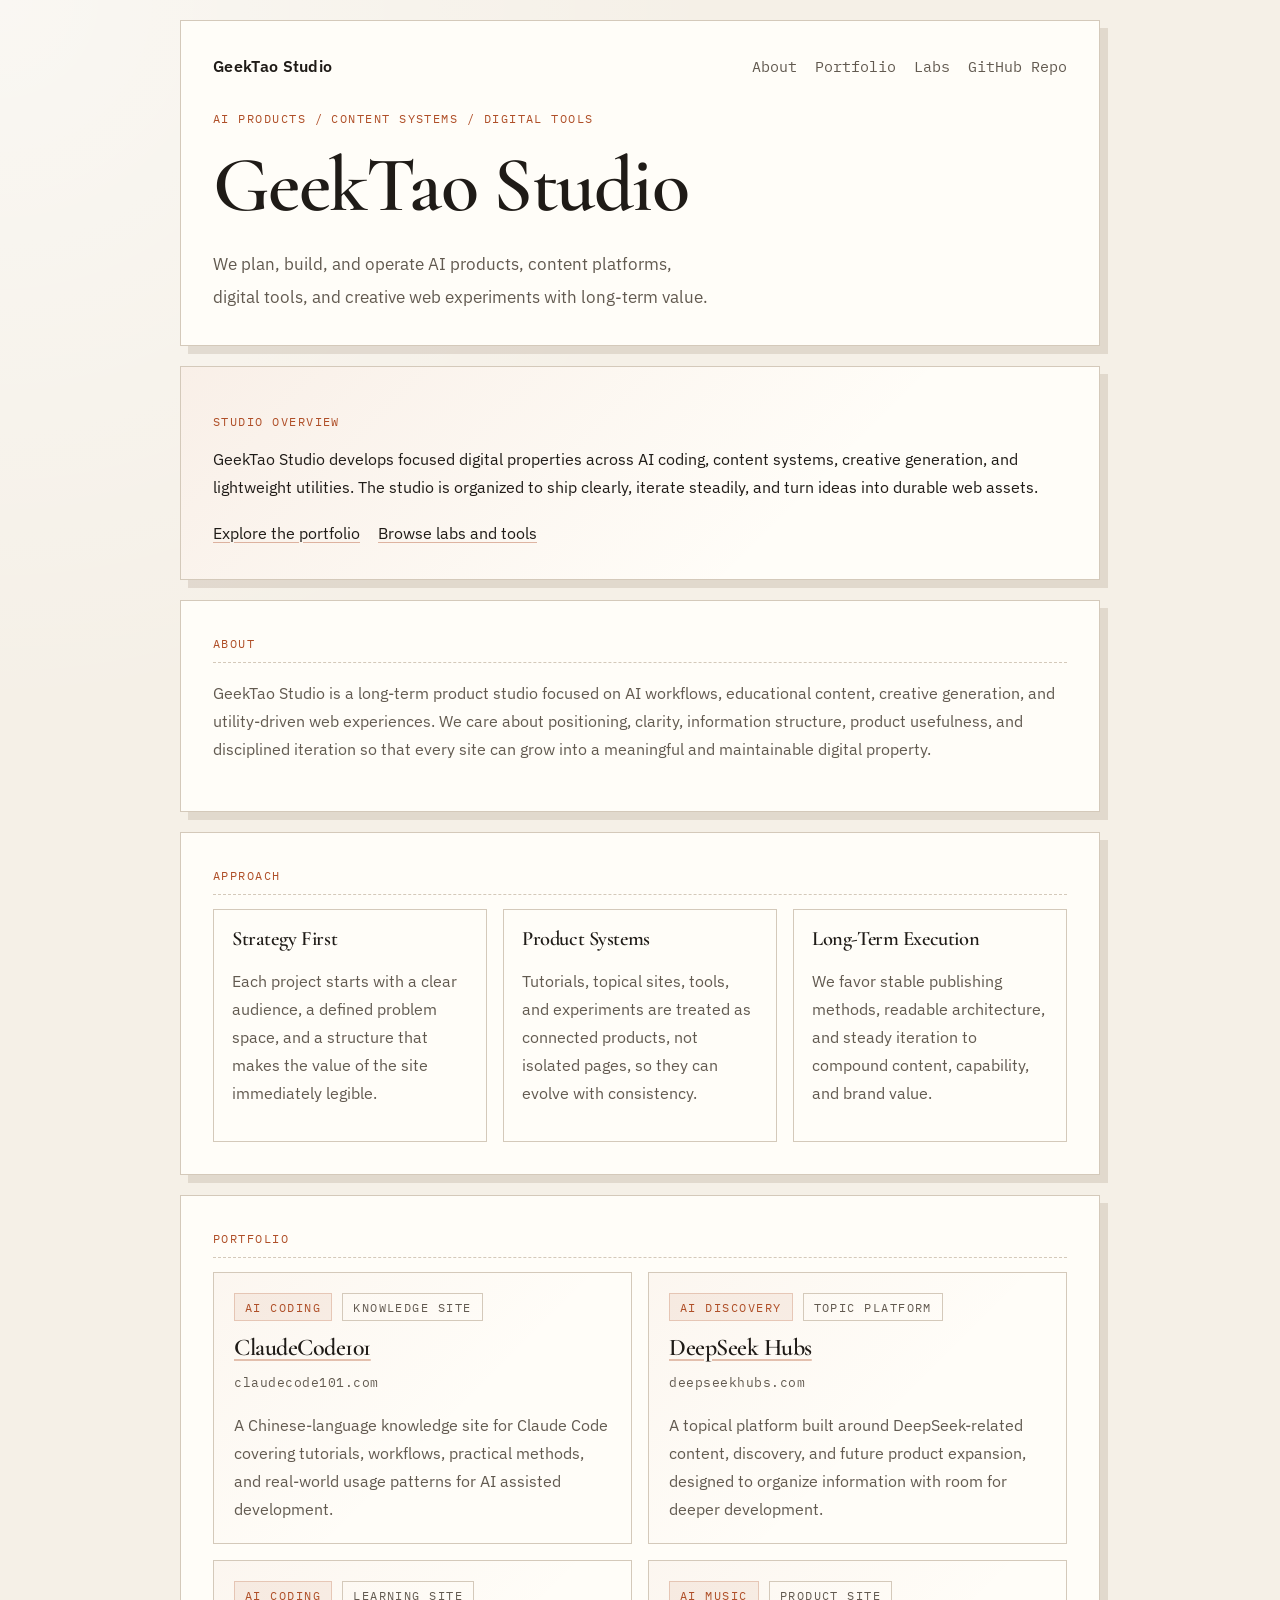
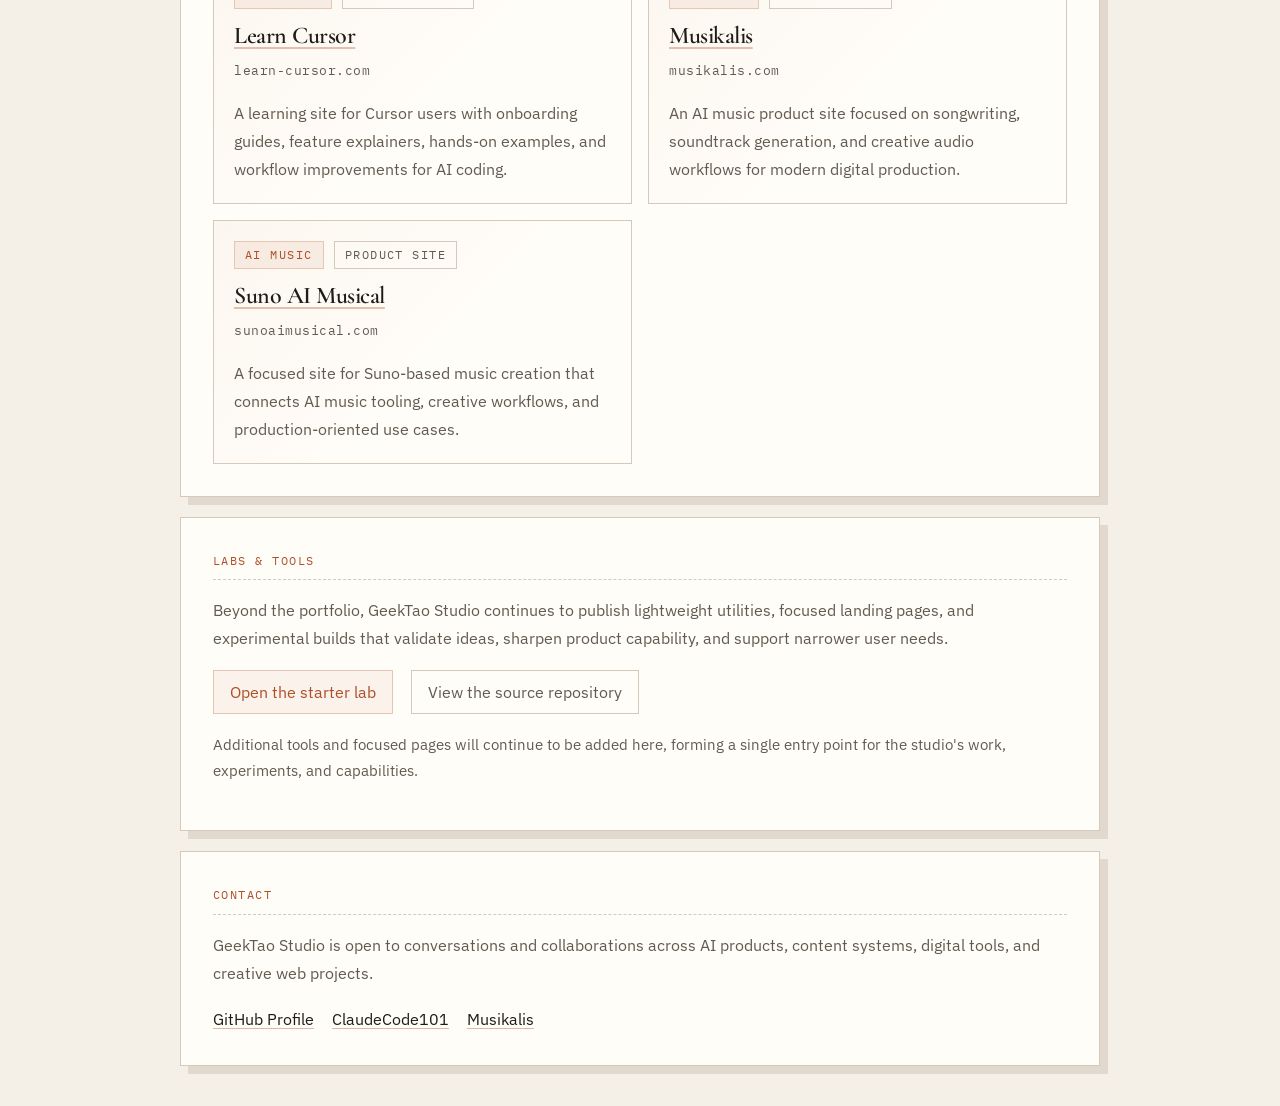
<file: index.html>
<!DOCTYPE html>
<html lang="en">
  <head>
    <meta charset="UTF-8" />
    <meta name="viewport" content="width=device-width, initial-scale=1.0" />
    <title>GeekTao Studio</title>
    <meta
      name="description"
      content="GeekTao Studio plans, builds, and operates AI products, content platforms, digital tools, and creative web experiments."
    />
    <meta name="robots" content="index, follow" />
    <meta property="og:type" content="website" />
    <meta property="og:title" content="GeekTao Studio" />
    <meta
      property="og:description"
      content="A professional studio site focused on AI products, content systems, digital tools, and creative web experiments."
    />
    <meta property="og:url" content="https://geektao1024.github.io/" />
    <meta name="twitter:card" content="summary" />
    <link rel="canonical" href="https://geektao1024.github.io/" />
    <link rel="preconnect" href="https://fonts.googleapis.com" />
    <link rel="preconnect" href="https://fonts.gstatic.com" crossorigin />
    <link
      href="https://fonts.googleapis.com/css2?family=Cormorant+Garamond:wght@500;600;700&family=IBM+Plex+Mono:wght@400;500;600&family=IBM+Plex+Sans:wght@400;500;600&display=swap"
      rel="stylesheet"
    />
    <link rel="stylesheet" href="./styles.css" />
  </head>
  <body>
    <main class="page">
      <header class="container site-header">
        <nav class="topbar" aria-label="Primary">
          <a class="brand" href="./">GeekTao Studio</a>
          <div class="nav-links">
            <a href="#about">About</a>
            <a href="#portfolio">Portfolio</a>
            <a href="#labs">Labs</a>
            <a
              href="https://github.com/geektao1024/geektao1024.github.io"
              target="_blank"
              rel="noreferrer"
              aria-label="Open the GeekTao Studio repository on GitHub"
            >
              GitHub Repo
            </a>
          </div>
        </nav>

        <p class="micro">AI PRODUCTS / CONTENT SYSTEMS / DIGITAL TOOLS</p>
        <h1>GeekTao Studio</h1>
        <p class="slogan">
          We plan, build, and operate AI products, content platforms, digital tools,
          and creative web experiments with long-term value.
        </p>
      </header>

      <section class="container announcement">
        <p class="announcement-label">Studio Overview</p>
        <p>
          GeekTao Studio develops focused digital properties across AI coding,
          content systems, creative generation, and lightweight utilities. The
          studio is organized to ship clearly, iterate steadily, and turn ideas
          into durable web assets.
        </p>
        <div class="inline-links">
          <a href="#portfolio">Explore the portfolio</a>
          <a href="#labs">Browse labs and tools</a>
        </div>
      </section>

      <section class="container section" id="about">
        <div class="section-title">About</div>
        <p>
          GeekTao Studio is a long-term product studio focused on AI workflows,
          educational content, creative generation, and utility-driven web
          experiences. We care about positioning, clarity, information structure,
          product usefulness, and disciplined iteration so that every site can
          grow into a meaningful and maintainable digital property.
        </p>
      </section>

      <section class="container section">
        <div class="section-title">Approach</div>
        <div class="philosophy-grid">
          <article class="mini-card">
            <h2>Strategy First</h2>
            <p>
              Each project starts with a clear audience, a defined problem space,
              and a structure that makes the value of the site immediately legible.
            </p>
          </article>
          <article class="mini-card">
            <h2>Product Systems</h2>
            <p>
              Tutorials, topical sites, tools, and experiments are treated as
              connected products, not isolated pages, so they can evolve with
              consistency.
            </p>
          </article>
          <article class="mini-card">
            <h2>Long-Term Execution</h2>
            <p>
              We favor stable publishing methods, readable architecture, and
              steady iteration to compound content, capability, and brand value.
            </p>
          </article>
        </div>
      </section>

      <section class="container section" id="portfolio">
        <div class="section-title">Portfolio</div>
        <div class="project-grid">
          <article class="project-card">
            <div class="project-meta">
              <span class="badge">AI Coding</span>
              <span class="badge badge-muted">Knowledge Site</span>
            </div>
            <h2>
              <a
                href="https://claudecode101.com"
                target="_blank"
                rel="noreferrer"
                aria-label="Visit ClaudeCode101 at claudecode101.com"
              >
                ClaudeCode101
              </a>
            </h2>
            <p class="project-url">claudecode101.com</p>
            <p>
              A Chinese-language knowledge site for Claude Code covering tutorials,
              workflows, practical methods, and real-world usage patterns for AI
              assisted development.
            </p>
          </article>

          <article class="project-card">
            <div class="project-meta">
              <span class="badge">AI Discovery</span>
              <span class="badge badge-muted">Topic Platform</span>
            </div>
            <h2>
              <a
                href="https://deepseekhubs.com"
                target="_blank"
                rel="noreferrer"
                aria-label="Visit DeepSeek Hubs at deepseekhubs.com"
              >
                DeepSeek Hubs
              </a>
            </h2>
            <p class="project-url">deepseekhubs.com</p>
            <p>
              A topical platform built around DeepSeek-related content, discovery,
              and future product expansion, designed to organize information with
              room for deeper development.
            </p>
          </article>

          <article class="project-card">
            <div class="project-meta">
              <span class="badge">AI Coding</span>
              <span class="badge badge-muted">Learning Site</span>
            </div>
            <h2>
              <a
                href="https://learn-cursor.com"
                target="_blank"
                rel="noreferrer"
                aria-label="Visit Learn Cursor at learn-cursor.com"
              >
                Learn Cursor
              </a>
            </h2>
            <p class="project-url">learn-cursor.com</p>
            <p>
              A learning site for Cursor users with onboarding guides, feature
              explainers, hands-on examples, and workflow improvements for AI
              coding.
            </p>
          </article>

          <article class="project-card">
            <div class="project-meta">
              <span class="badge">AI Music</span>
              <span class="badge badge-muted">Product Site</span>
            </div>
            <h2>
              <a
                href="https://musikalis.com"
                target="_blank"
                rel="noreferrer"
                aria-label="Visit Musikalis at musikalis.com"
              >
                Musikalis
              </a>
            </h2>
            <p class="project-url">musikalis.com</p>
            <p>
              An AI music product site focused on songwriting, soundtrack
              generation, and creative audio workflows for modern digital
              production.
            </p>
          </article>

          <article class="project-card">
            <div class="project-meta">
              <span class="badge">AI Music</span>
              <span class="badge badge-muted">Product Site</span>
            </div>
            <h2>
              <a
                href="https://sunoaimusical.com"
                target="_blank"
                rel="noreferrer"
                aria-label="Visit Suno AI Musical at sunoaimusical.com"
              >
                Suno AI Musical
              </a>
            </h2>
            <p class="project-url">sunoaimusical.com</p>
            <p>
              A focused site for Suno-based music creation that connects AI music
              tooling, creative workflows, and production-oriented use cases.
            </p>
          </article>
        </div>
      </section>

      <section class="container section" id="labs">
        <div class="section-title">Labs &amp; Tools</div>
        <p>
          Beyond the portfolio, GeekTao Studio continues to publish lightweight
          utilities, focused landing pages, and experimental builds that validate
          ideas, sharpen product capability, and support narrower user needs.
        </p>
        <div class="cta-row">
          <a class="button-link" href="./tools/starter/">Open the starter lab</a>
          <a
            class="button-link button-link-muted"
            href="https://github.com/geektao1024/geektao1024.github.io"
            target="_blank"
            rel="noreferrer"
            aria-label="View the source repository for GeekTao Studio on GitHub"
          >
            View the source repository
          </a>
        </div>
        <p class="footnote">
          Additional tools and focused pages will continue to be added here,
          forming a single entry point for the studio's work, experiments, and
          capabilities.
        </p>
      </section>

      <section class="container section">
        <div class="section-title">Contact</div>
        <p>
          GeekTao Studio is open to conversations and collaborations across AI
          products, content systems, digital tools, and creative web projects.
        </p>
        <div class="inline-links">
          <a href="https://github.com/geektao1024" target="_blank" rel="noreferrer">
            GitHub Profile
          </a>
          <a href="https://claudecode101.com" target="_blank" rel="noreferrer">
            ClaudeCode101
          </a>
          <a href="https://musikalis.com" target="_blank" rel="noreferrer">
            Musikalis
          </a>
        </div>
      </section>
    </main>
  </body>
</html>
</file>
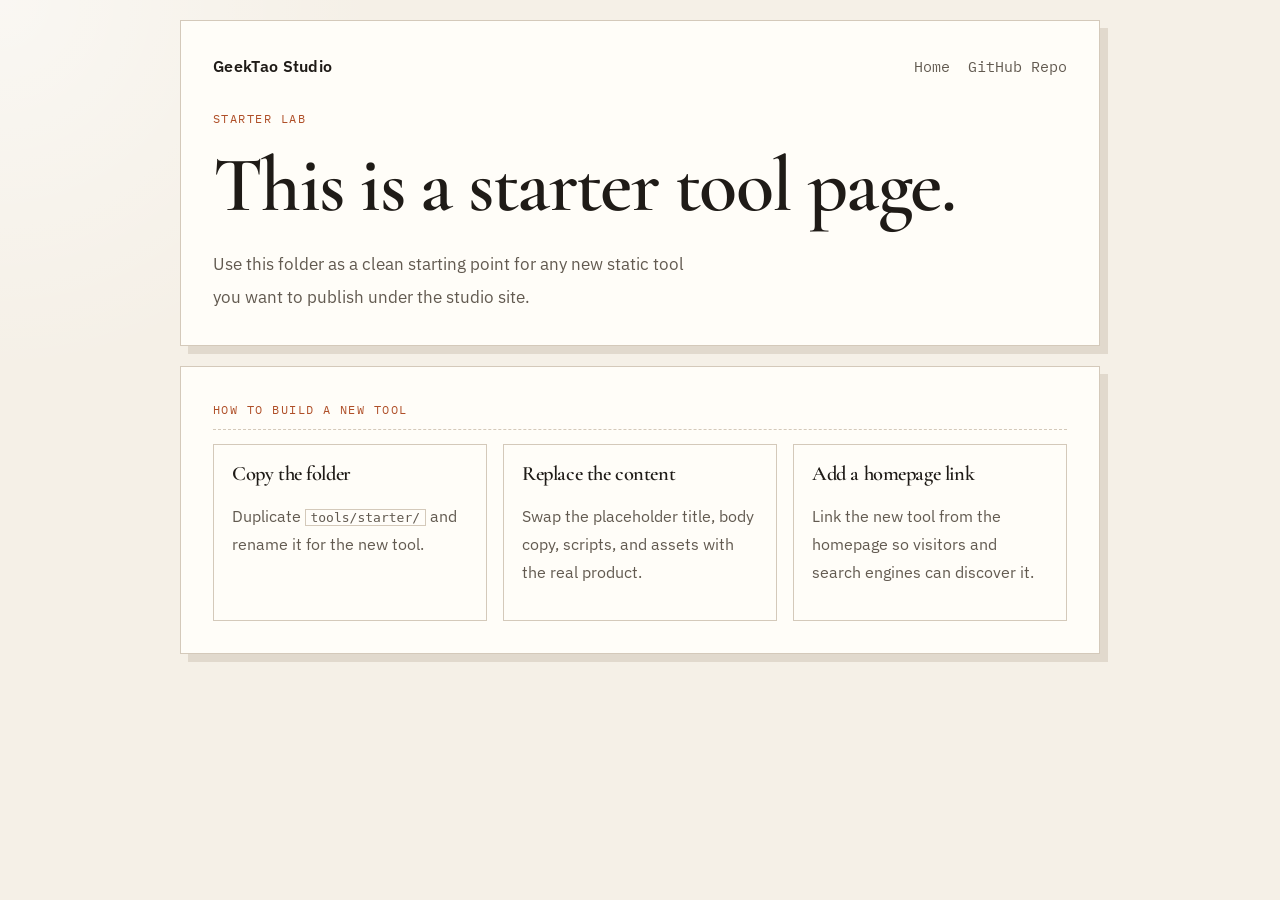
<file: tools/starter/index.html>
<!DOCTYPE html>
<html lang="en">
  <head>
    <meta charset="UTF-8" />
    <meta name="viewport" content="width=device-width, initial-scale=1.0" />
    <title>Starter Lab | GeekTao Studio</title>
    <link rel="preconnect" href="https://fonts.googleapis.com" />
    <link rel="preconnect" href="https://fonts.gstatic.com" crossorigin />
    <link
      href="https://fonts.googleapis.com/css2?family=Cormorant+Garamond:wght@500;600;700&family=IBM+Plex+Mono:wght@400;500;600&family=IBM+Plex+Sans:wght@400;500;600&display=swap"
      rel="stylesheet"
    />
    <link rel="stylesheet" href="../../styles.css" />
  </head>
  <body>
    <main class="page">
      <section class="container">
        <nav class="topbar" aria-label="Secondary">
          <a class="brand" href="../../">GeekTao Studio</a>
          <div class="nav-links">
            <a href="../../">Home</a>
            <a
              href="https://github.com/geektao1024/geektao1024.github.io"
              target="_blank"
              rel="noreferrer"
              aria-label="Open the GeekTao Studio repository on GitHub"
            >
              GitHub Repo
            </a>
          </div>
        </nav>

        <p class="micro">Starter Lab</p>
        <h1>This is a starter tool page.</h1>
        <p class="slogan">
          Use this folder as a clean starting point for any new static tool you
          want to publish under the studio site.
        </p>
      </section>

      <section class="container section">
        <div class="section-title">How to Build a New Tool</div>
        <div class="philosophy-grid">
          <article class="mini-card">
            <h2>Copy the folder</h2>
            <p>Duplicate <code>tools/starter/</code> and rename it for the new tool.</p>
          </article>
          <article class="mini-card">
            <h2>Replace the content</h2>
            <p>Swap the placeholder title, body copy, scripts, and assets with the real product.</p>
          </article>
          <article class="mini-card">
            <h2>Add a homepage link</h2>
            <p>Link the new tool from the homepage so visitors and search engines can discover it.</p>
          </article>
        </div>
      </section>
    </main>
  </body>
</html>
</file>
<file: styles.css>
:root {
  --bg: #f5f0e7;
  --panel: #fffdf8;
  --text: #1f1b17;
  --muted: #625a50;
  --border: #d4c9ba;
  --accent: #af4f28;
  --accent-soft: rgba(175, 79, 40, 0.08);
  --shadow: 8px 8px 0 rgba(120, 97, 72, 0.16);
}

@media (prefers-color-scheme: dark) {
  :root {
    --bg: #171411;
    --panel: #1e1a16;
    --text: #f0e7da;
    --muted: #b8ab9b;
    --border: #504538;
    --accent: #ff9b67;
    --accent-soft: rgba(255, 155, 103, 0.08);
    --shadow: 8px 8px 0 rgba(0, 0, 0, 0.34);
  }
}

* {
  box-sizing: border-box;
}

html {
  scroll-behavior: smooth;
}

body {
  margin: 0;
  min-height: 100vh;
  padding: 20px;
  color: var(--text);
  font-family: "IBM Plex Sans", sans-serif;
  line-height: 1.75;
  background:
    radial-gradient(circle at top left, rgba(255, 255, 255, 0.5), transparent 24%),
    linear-gradient(180deg, var(--bg), var(--bg));
}

a {
  color: inherit;
  text-decoration: none;
}

code {
  padding: 0 0.28rem;
  border: 1px solid var(--border);
  background: rgba(255, 255, 255, 0.08);
}

.page {
  width: min(920px, 100%);
  margin: 0 auto;
}

.container {
  margin-bottom: 20px;
  padding: 32px;
  border: 1px solid var(--border);
  background: var(--panel);
  box-shadow: var(--shadow);
}

.topbar {
  display: flex;
  align-items: center;
  justify-content: space-between;
  gap: 16px;
  margin-bottom: 28px;
}

.brand {
  font-size: 0.98rem;
  font-weight: 600;
  letter-spacing: 0.02em;
}

.nav-links {
  display: flex;
  flex-wrap: wrap;
  gap: 10px 18px;
  color: var(--muted);
  font-size: 0.92rem;
  font-family: "IBM Plex Mono", monospace;
}

.nav-links a:hover,
.inline-links a:hover,
.project-card h2 a:hover,
.button-link:hover {
  color: var(--accent);
}

.micro,
.announcement-label,
.section-title,
.badge {
  text-transform: uppercase;
  letter-spacing: 0.12em;
  font-size: 0.76rem;
  font-family: "IBM Plex Mono", monospace;
}

.micro,
.announcement-label,
.section-title {
  color: var(--accent);
}

h1,
h2,
h3 {
  margin: 0;
  font-family: "Cormorant Garamond", serif;
  font-weight: 600;
  letter-spacing: -0.02em;
  line-height: 1.12;
}

h1 {
  margin-top: 12px;
  font-size: clamp(2.8rem, 7vw, 4.9rem);
}

.slogan {
  max-width: 50ch;
  margin: 18px 0 0;
  color: var(--muted);
  font-size: 1.08rem;
  line-height: 1.9;
}

.announcement {
  background:
    linear-gradient(135deg, var(--accent-soft), transparent 68%),
    var(--panel);
}

.announcement p {
  margin: 12px 0 0;
}

.inline-links,
.cta-row {
  display: flex;
  flex-wrap: wrap;
  gap: 12px 18px;
  margin-top: 18px;
}

.inline-links a {
  text-decoration: underline;
  text-decoration-color: rgba(175, 79, 40, 0.4);
  text-underline-offset: 3px;
}

.section-title {
  margin-bottom: 14px;
  padding-bottom: 8px;
  border-bottom: 1px dashed var(--border);
}

.philosophy-grid {
  display: grid;
  grid-template-columns: repeat(3, minmax(0, 1fr));
  gap: 16px;
}

.mini-card {
  padding: 18px;
  border: 1px solid var(--border);
  background: linear-gradient(180deg, rgba(255, 255, 255, 0.04), transparent);
}

.mini-card h2 {
  font-size: 1.28rem;
  margin-bottom: 10px;
}

.mini-card p,
.project-card p,
.footnote,
.section p {
  color: var(--muted);
}

.project-grid {
  display: grid;
  grid-template-columns: repeat(2, minmax(0, 1fr));
  gap: 16px;
}

.project-card {
  padding: 20px;
  border: 1px solid var(--border);
  background:
    linear-gradient(135deg, rgba(175, 79, 40, 0.04), transparent 58%),
    var(--panel);
}

.project-meta {
  display: flex;
  flex-wrap: wrap;
  gap: 10px;
  margin-bottom: 14px;
}

.badge {
  display: inline-flex;
  align-items: center;
  justify-content: center;
  min-height: 28px;
  padding: 0 10px;
  border: 1px solid rgba(175, 79, 40, 0.24);
  color: var(--accent);
  background: rgba(175, 79, 40, 0.08);
}

.badge-muted {
  color: var(--muted);
  border-color: var(--border);
  background: transparent;
}

.project-card h2 {
  font-size: 1.5rem;
}

.project-card h2 a {
  text-decoration: underline;
  text-decoration-color: rgba(175, 79, 40, 0.34);
  text-underline-offset: 4px;
}

.project-url {
  margin: 10px 0 6px;
  color: var(--accent);
  font-size: 0.82rem;
  letter-spacing: 0.04em;
  font-family: "IBM Plex Mono", monospace;
}

.project-card p {
  margin-bottom: 0;
}

.button-link {
  display: inline-flex;
  align-items: center;
  justify-content: center;
  min-height: 44px;
  padding: 0 16px;
  border: 1px solid rgba(175, 79, 40, 0.28);
  color: var(--accent);
  background: rgba(175, 79, 40, 0.06);
}

.button-link-muted {
  color: var(--muted);
  border-color: var(--border);
  background: transparent;
}

.footnote {
  margin-top: 18px;
  font-size: 0.92rem;
}

@media (max-width: 760px) {
  body {
    padding: 14px;
  }

  .container {
    padding: 22px;
  }

  .topbar,
  .philosophy-grid,
  .project-grid {
    grid-template-columns: 1fr;
    flex-direction: column;
    align-items: flex-start;
  }

  .topbar {
    display: flex;
  }

  .nav-links {
    gap: 8px 14px;
  }
}
</file>
